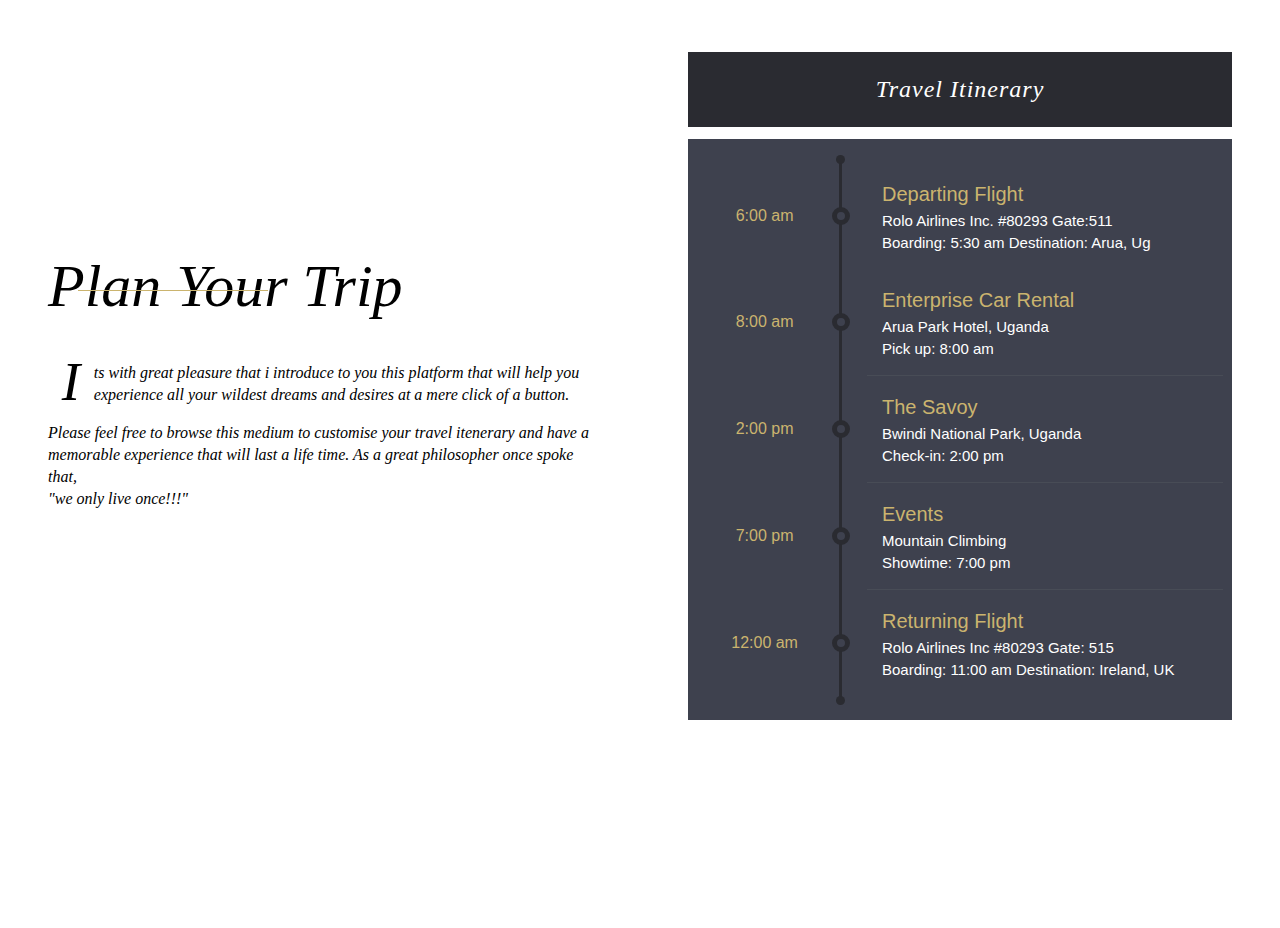
<file: travItinerary.html>
<!DOCTYPE html>
<html lang="En">
<meta charset="utf-8">
<link rel="stylesheet" type="text/css" href="travItinerary.css">
<head>
<title>Travel Itenerary</title>
</head>
<body>
<div class="block">
	<div class="block__item">
		<div class="block__inner">
			<h1><strong>Plan Your Trip</strong></h1>
			<div class="block__description">
				<p> Its with great pleasure that i introduce to you this platform that will help you experience all your wildest dreams and desires at a mere click of a button.
				</p>
				<p> Please feel free to browse this medium to customise
				 your travel itenerary and have a memorable experience 
				 that will last a life time. As a great philosopher once spoke that,<br> 
				 "we only live once!!!" 
				</p>
			</div>
		</div>
	</div>
	<div class="block__item">
		<div class="block__inner">
			<h2>Travel Itinerary</h2>
			<div class="list">
				<div class="list__item">
					<div class="list__time">6:00 am</div>
					<div class="list__border"></div>
					<div class="list__desc">
						<h3>Departing Flight</h3>
						<div>Rolo Airlines Inc. #80293 Gate:511</div>
						<div>Boarding: 5:30 am Destination: Arua, Ug</div>
						<div class="border"></div>
					</div>
				</div>
				<div class="list__item">
					<div class="list__time">8:00 am</div>
					<div class="list__border"></div>
					<div class="list__desc">
						<h3>Enterprise Car Rental</h3>
						<div>Arua Park Hotel, Uganda</div>
						<div>Pick up: 8:00 am</div>
						<div class="border"></div>
					</div>
				</div>
				<div class="list__item">
					<div class="list__time">2:00 pm</div>
					<div class="list__border"></div>
					<div class="list__desc">
						<h3>The Savoy</h3>
						<div>Bwindi National Park, Uganda</div>
						<div>Check-in: 2:00 pm</div>
						<div class="border"></div>
					</div>
				</div>
				<div class="list__item">
					<div class="list__time">7:00 pm</div>
					<div class="list__border"></div>
					<div class="list__desc">
						<h3>Events</h3>
						<div>Mountain Climbing</div>
						<div>Showtime: 7:00 pm</div>
						<div class="border"></div>
					</div>
				</div>
				<div class="list__item">
					<div class="list__time">12:00 am</div>
					<div class="list__border"></div>
					<div class="list__desc">
						<h3>Returning Flight</h3>
						<div>Rolo Airlines Inc #80293 Gate: 515</div>
						<div>Boarding: 11:00 am Destination: Ireland, UK</div>
						<div class="border"></div>
					</div>
				</div>
			</div>
		</div>
	</div>
</div>
</body>
</html>
</file>
<file: travItinerary.css>
html, body {
	margin: 0 0 5em 0;
	padding: 10;
}

h1 {
	font-style: italic;
	font-size: 60px;
	font-weight: 100;
	position: relative;
	margin-top: 10px;
	&:after {
		content: "";
		position: absolute;
		bottom: 30px; left: 30px;
		border-bottom: 1px solid #CBB46E;
		width: 35%;
	}
}

h2 {
	background: #2A2B31;
	color: #ffffff;
	font-weight: 100;
	letter-spacing: 1px;
	text-align: center;
	padding: 1em 0;
	margin-bottom: .5em;
}

h3 {
	margin: 5px 0;
	color: #CBB46E;
	font-size: 20px;
	font-weight: 100;
}

.block {
	display: flex;
	justify-content: space-between;
	align-items: center;
	flex-wrap: wrap;
	flex-direction: row;
	background-image: url(https://images.unsplash.com/photo-1428908728789-d2de25dbd4e2?q=80&fm=jpg&s=fa68c48c66a390579ae96eff13922404);
	background-size: cover;
	background-position: center;
	.block__item {
		flex: 0 1 50%;
		font-style: italic;
		.block__inner {
			padding: 2em 3em;
			
			@media (max-width: 550px) {
				padding: 1em;
			}
		}
		
		@media (max-width: 950px) {
			flex: 0 1 100%;
		}
	}
	
	.block__description {
		line-height: 22px;
		&:first-letter {
			float: left;
			font-size: 55px;
			line-height: 40px;
			padding: 0 .25em;
		}
	}
}

.list {
	font-family: "Myriad Pro", sans-serif;
	font-style: normal;
	background-color: #3E414E;
	float: left;
	padding: 1.5em 0;
	margin-bottom: 3em;
	
	.list__item {
		float: left;
		width: 100%;
		display: flex;
		justify-content: space-around;
		align-items: center;
		.list__time {
			color: #CBB46E;
			width: 25%;
			text-align: center;
		}
		.list__desc {
			width: 60%;
			border-bottom: 1px solid #484C56;
			color: #ffffff;
			font-size: 15px;
			line-height: 22px;
			padding: 1em;
			position: relative;
			.border {
				background: #2A2B31;
				width: 3px;
				position: absolute;
				top: 0;
				bottom: -1px;
				left: -8%;
				&:after {
					content: "";
					background: #3E414E;
					border: 5px solid #2A2B31;
					border-radius: 50%;
					position: absolute;
					top: 50%;
					margin-top: -9px;
					left: -7px;
					width: 8px;
					height: 8px;
				}
				@media (max-width: 550px) {
					left: -5%;
				}
			}
		}
		&:last-of-type {
			.list__desc {
				border-bottom: none;
				.border {
					&:before {
						content: "";
						background: #2A2B31;
						border-radius: 50%;
						height: 9px; 
						width: 9px;
						position: absolute;
						bottom: -8px;
						left: -3px;
					}
				}
			}
		}
		&:first-of-type {
			.list__desc {
				border-bottom: none;
				.border {
					&:before {
						content: "";
						background: #2A2B31;
						border-radius: 50%;
						height: 9px; 
						width: 9px;
						position: absolute;
						top: -8px;
						left: -3px;
					}
				}
			}
		}
	}
}
</file>
